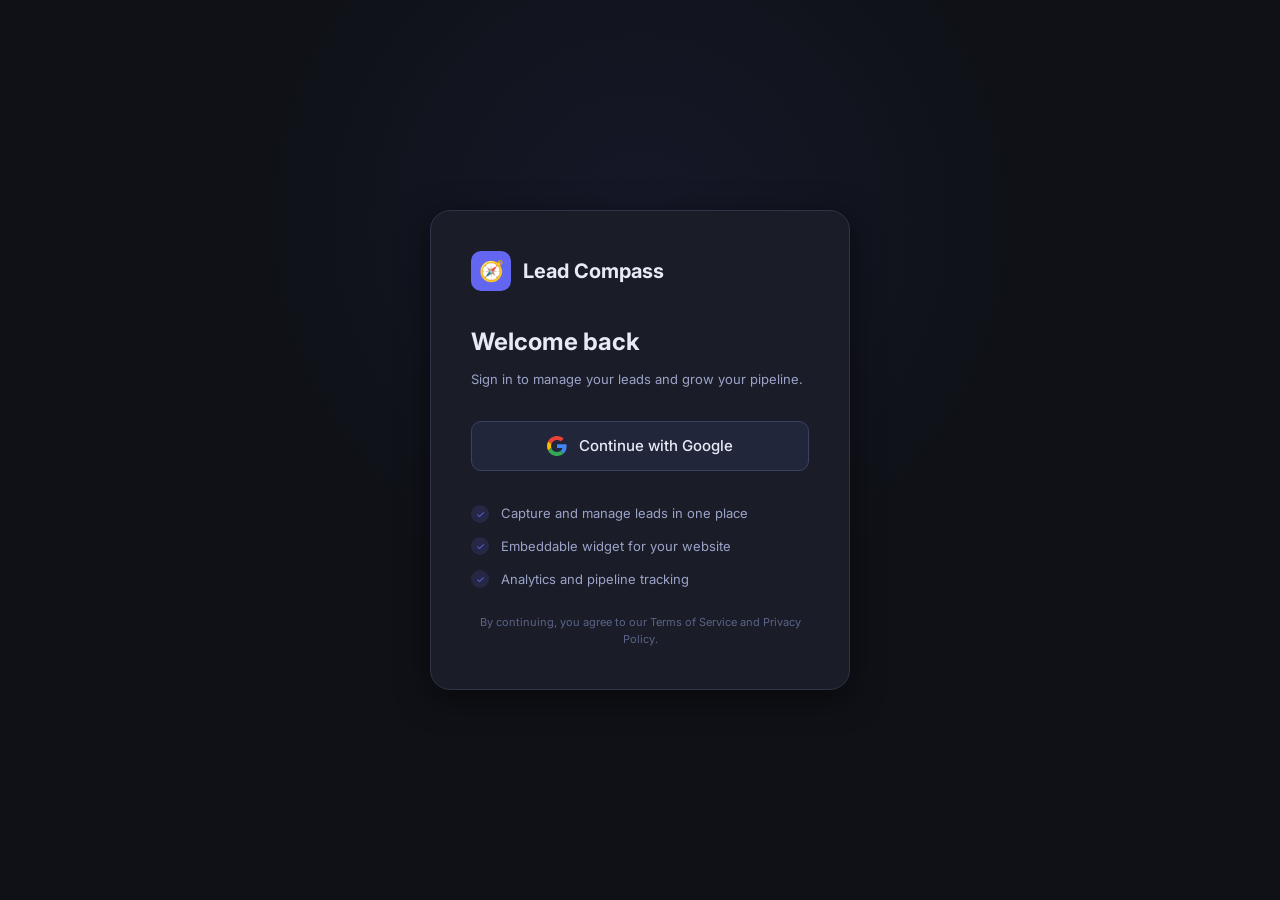
<file: frontend/pages/login.html>
<!DOCTYPE html>
<html lang="en">
<head>
  <meta charset="UTF-8">
  <meta name="viewport" content="width=device-width, initial-scale=1.0">
  <title>Login — Lead Compass</title>
  <link rel="preconnect" href="https://fonts.googleapis.com">
  <link href="https://fonts.googleapis.com/css2?family=Inter:wght@400;500;600;700&display=swap" rel="stylesheet">
  <link rel="stylesheet" href="../css/main.css">
  <link rel="stylesheet" href="../css/auth.css">
</head>
<body>
  <div class="auth-page">
    <div class="auth-card">
      <div class="auth-logo">
        <div class="auth-logo-icon">🧭</div>
        <span class="auth-logo-text">Lead Compass</span>
      </div>

      <h1 class="auth-heading">Welcome back</h1>
      <p class="auth-subheading">Sign in to manage your leads and grow your pipeline.</p>

      <div id="auth-error" class="auth-error hidden"></div>

      <a id="google-btn" class="btn-google" href="#">
        <svg class="google-icon" viewBox="0 0 48 48">
          <path fill="#EA4335" d="M24 9.5c3.54 0 6.71 1.22 9.21 3.6l6.85-6.85C35.9 2.38 30.47 0 24 0 14.62 0 6.51 5.38 2.56 13.22l7.98 6.19C12.43 13.72 17.74 9.5 24 9.5z"/>
          <path fill="#4285F4" d="M46.98 24.55c0-1.57-.15-3.09-.38-4.55H24v9.02h12.94c-.58 2.96-2.26 5.48-4.78 7.18l7.73 6c4.51-4.18 7.09-10.36 7.09-17.65z"/>
          <path fill="#FBBC05" d="M10.53 28.59c-.48-1.45-.76-2.99-.76-4.59s.27-3.14.76-4.59l-7.98-6.19C.92 16.46 0 20.12 0 24c0 3.88.92 7.54 2.56 10.78l7.97-6.19z"/>
          <path fill="#34A853" d="M24 48c6.48 0 11.93-2.13 15.89-5.81l-7.73-6c-2.15 1.45-4.92 2.3-8.16 2.3-6.26 0-11.57-4.22-13.47-9.91l-7.98 6.19C6.51 42.62 14.62 48 24 48z"/>
        </svg>
        Continue with Google
      </a>

      <div class="features-list">
        <div class="feature-item">
          <div class="feature-check">✓</div>
          <span>Capture and manage leads in one place</span>
        </div>
        <div class="feature-item">
          <div class="feature-check">✓</div>
          <span>Embeddable widget for your website</span>
        </div>
        <div class="feature-item">
          <div class="feature-check">✓</div>
          <span>Analytics and pipeline tracking</span>
        </div>
      </div>

      <div class="auth-footer">
        By continuing, you agree to our Terms of Service and Privacy Policy.
      </div>
    </div>
  </div>

  <script type="module">
    import CONFIG from '../js/config.js';

    // Check for error param
    const params = new URLSearchParams(window.location.search);
    const error = params.get('error');
    if (error) {
      const el = document.getElementById('auth-error');
      const msgs = {
        invalid_state: 'Login session expired. Please try again.',
        no_code: 'Google login was cancelled.',
      };
      el.textContent = msgs[error] || 'Login failed. Please try again.';
      el.classList.remove('hidden');
    }

    // Set Google login URL
    document.getElementById('google-btn').href = CONFIG.API_BASE + '/auth/google';
  </script>
</body>
</html>
</file>
<file: frontend/css/main.css>
/* ============================================
   LEAD COMPASS - Design System
   Color: Slate dark + Indigo accent + Emerald status
   ============================================ */

:root {
  /* Colors */
  --bg-base: #0f1117;
  --bg-surface: #1a1d27;
  --bg-elevated: #22263a;
  --bg-hover: #2a2f46;
  --border: #2e3347;
  --border-light: #3a4060;

  --accent: #6366f1;
  --accent-hover: #4f51d8;
  --accent-light: rgba(99, 102, 241, 0.15);

  --text-primary: #e8eaf6;
  --text-secondary: #9ba3c9;
  --text-muted: #5c6389;

  --success: #10b981;
  --warning: #f59e0b;
  --danger: #ef4444;
  --info: #3b82f6;

  /* Status colors */
  --status-new: #6366f1;
  --status-contacted: #3b82f6;
  --status-qualified: #8b5cf6;
  --status-proposal: #f59e0b;
  --status-won: #10b981;
  --status-lost: #ef4444;

  /* Spacing */
  --space-1: 4px;
  --space-2: 8px;
  --space-3: 12px;
  --space-4: 16px;
  --space-5: 20px;
  --space-6: 24px;
  --space-8: 32px;
  --space-10: 40px;
  --space-12: 48px;

  /* Type */
  --font-sans: 'Inter', -apple-system, BlinkMacSystemFont, sans-serif;
  --font-mono: 'JetBrains Mono', 'Fira Code', monospace;

  --text-xs: 11px;
  --text-sm: 13px;
  --text-base: 15px;
  --text-lg: 17px;
  --text-xl: 20px;
  --text-2xl: 24px;
  --text-3xl: 30px;

  /* Borders */
  --radius-sm: 6px;
  --radius: 10px;
  --radius-lg: 14px;
  --radius-xl: 20px;
  --radius-full: 9999px;

  /* Shadows */
  --shadow-sm: 0 1px 3px rgba(0,0,0,0.4);
  --shadow: 0 4px 12px rgba(0,0,0,0.4);
  --shadow-lg: 0 8px 32px rgba(0,0,0,0.5);

  /* Transitions */
  --transition: 150ms ease;
  --transition-slow: 300ms ease;
}

*, *::before, *::after { box-sizing: border-box; margin: 0; padding: 0; }

html { font-size: 16px; scroll-behavior: smooth; }

body {
  font-family: var(--font-sans);
  font-size: var(--text-base);
  color: var(--text-primary);
  background: var(--bg-base);
  line-height: 1.6;
  -webkit-font-smoothing: antialiased;
}

a { color: var(--accent); text-decoration: none; transition: color var(--transition); }
a:hover { color: var(--accent-hover); }

img { max-width: 100%; display: block; }

/* ---- BUTTONS ---- */
.btn {
  display: inline-flex;
  align-items: center;
  gap: var(--space-2);
  padding: 9px 18px;
  font-size: var(--text-sm);
  font-weight: 500;
  border-radius: var(--radius);
  border: 1px solid transparent;
  cursor: pointer;
  transition: all var(--transition);
  white-space: nowrap;
  line-height: 1;
}
.btn:disabled { opacity: 0.5; cursor: not-allowed; }

.btn-primary {
  background: var(--accent);
  color: #fff;
  border-color: var(--accent);
}
.btn-primary:hover:not(:disabled) { background: var(--accent-hover); }

.btn-secondary {
  background: var(--bg-elevated);
  color: var(--text-primary);
  border-color: var(--border);
}
.btn-secondary:hover:not(:disabled) { background: var(--bg-hover); border-color: var(--border-light); }

.btn-danger {
  background: rgba(239,68,68,0.15);
  color: var(--danger);
  border-color: rgba(239,68,68,0.3);
}
.btn-danger:hover:not(:disabled) { background: rgba(239,68,68,0.25); }

.btn-ghost {
  background: transparent;
  color: var(--text-secondary);
  border-color: transparent;
}
.btn-ghost:hover:not(:disabled) { background: var(--bg-elevated); color: var(--text-primary); }

.btn-sm { padding: 6px 12px; font-size: var(--text-xs); }
.btn-lg { padding: 12px 24px; font-size: var(--text-base); }
.btn-icon { padding: 8px; }

/* ---- INPUTS ---- */
.input, .select, .textarea {
  width: 100%;
  padding: 9px 12px;
  font-size: var(--text-sm);
  font-family: var(--font-sans);
  color: var(--text-primary);
  background: var(--bg-elevated);
  border: 1px solid var(--border);
  border-radius: var(--radius);
  outline: none;
  transition: border-color var(--transition);
}
.input:focus, .select:focus, .textarea:focus {
  border-color: var(--accent);
  box-shadow: 0 0 0 3px var(--accent-light);
}
.input::placeholder, .textarea::placeholder { color: var(--text-muted); }
.select { appearance: none; cursor: pointer; }
.textarea { resize: vertical; min-height: 80px; }

.form-group { display: flex; flex-direction: column; gap: var(--space-2); }
.form-label { font-size: var(--text-sm); font-weight: 500; color: var(--text-secondary); }
.form-hint { font-size: var(--text-xs); color: var(--text-muted); }
.form-error { font-size: var(--text-xs); color: var(--danger); }

/* ---- BADGES ---- */
.badge {
  display: inline-flex;
  align-items: center;
  gap: 4px;
  padding: 2px 8px;
  font-size: var(--text-xs);
  font-weight: 600;
  border-radius: var(--radius-full);
  letter-spacing: 0.02em;
  text-transform: uppercase;
}
.badge-new      { background: rgba(99,102,241,0.15);  color: #818cf8; }
.badge-contacted{ background: rgba(59,130,246,0.15);  color: #60a5fa; }
.badge-qualified{ background: rgba(139,92,246,0.15);  color: #a78bfa; }
.badge-proposal { background: rgba(245,158,11,0.15);  color: #fbbf24; }
.badge-won      { background: rgba(16,185,129,0.15);  color: #34d399; }
.badge-lost     { background: rgba(239,68,68,0.15);   color: #f87171; }

/* ---- CARDS ---- */
.card {
  background: var(--bg-surface);
  border: 1px solid var(--border);
  border-radius: var(--radius-lg);
  padding: var(--space-6);
}

/* ---- MODAL ---- */
.modal-overlay {
  position: fixed; inset: 0;
  background: rgba(0,0,0,0.7);
  backdrop-filter: blur(4px);
  display: flex; align-items: center; justify-content: center;
  z-index: 1000;
  opacity: 0; pointer-events: none;
  transition: opacity var(--transition-slow);
}
.modal-overlay.open { opacity: 1; pointer-events: all; }
.modal {
  background: var(--bg-surface);
  border: 1px solid var(--border-light);
  border-radius: var(--radius-xl);
  padding: var(--space-8);
  width: 100%; max-width: 520px;
  max-height: 90vh; overflow-y: auto;
  box-shadow: var(--shadow-lg);
  transform: scale(0.96);
  transition: transform var(--transition-slow);
}
.modal-overlay.open .modal { transform: scale(1); }
.modal-header {
  display: flex; justify-content: space-between; align-items: center;
  margin-bottom: var(--space-6);
}
.modal-title { font-size: var(--text-xl); font-weight: 600; }
.modal-close {
  background: none; border: none; color: var(--text-muted);
  cursor: pointer; padding: 4px; border-radius: var(--radius-sm);
  font-size: 20px; line-height: 1;
  transition: color var(--transition);
}
.modal-close:hover { color: var(--text-primary); }
.modal-footer { display: flex; gap: var(--space-3); justify-content: flex-end; margin-top: var(--space-6); }

/* ---- TOAST ---- */
#toast-container {
  position: fixed; bottom: 24px; right: 24px;
  display: flex; flex-direction: column; gap: var(--space-3);
  z-index: 9999;
}
.toast {
  display: flex; align-items: center; gap: var(--space-3);
  padding: 12px 16px;
  background: var(--bg-elevated);
  border: 1px solid var(--border-light);
  border-radius: var(--radius);
  box-shadow: var(--shadow-lg);
  font-size: var(--text-sm);
  min-width: 280px;
  animation: slideIn 0.3s ease;
}
.toast.success { border-left: 3px solid var(--success); }
.toast.error   { border-left: 3px solid var(--danger); }
.toast.info    { border-left: 3px solid var(--info); }
@keyframes slideIn {
  from { transform: translateX(100%); opacity: 0; }
  to   { transform: translateX(0); opacity: 1; }
}

/* ---- TABLE ---- */
.table-wrap { overflow-x: auto; }
table { width: 100%; border-collapse: collapse; }
th {
  text-align: left;
  padding: 10px 14px;
  font-size: var(--text-xs);
  font-weight: 600;
  text-transform: uppercase;
  letter-spacing: 0.06em;
  color: var(--text-muted);
  border-bottom: 1px solid var(--border);
}
td {
  padding: 12px 14px;
  font-size: var(--text-sm);
  border-bottom: 1px solid var(--border);
  vertical-align: middle;
}
tr:last-child td { border-bottom: none; }
tr:hover td { background: var(--bg-elevated); }

/* ---- UTILITIES ---- */
.flex { display: flex; }
.flex-col { flex-direction: column; }
.items-center { align-items: center; }
.justify-between { justify-content: space-between; }
.justify-end { justify-content: flex-end; }
.gap-2 { gap: var(--space-2); }
.gap-3 { gap: var(--space-3); }
.gap-4 { gap: var(--space-4); }
.gap-6 { gap: var(--space-6); }
.w-full { width: 100%; }
.text-sm { font-size: var(--text-sm); }
.text-xs { font-size: var(--text-xs); }
.text-muted { color: var(--text-muted); }
.text-secondary { color: var(--text-secondary); }
.text-danger { color: var(--danger); }
.text-success { color: var(--success); }
.font-medium { font-weight: 500; }
.font-semibold { font-weight: 600; }
.font-bold { font-weight: 700; }
.hidden { display: none !important; }
.mt-2 { margin-top: var(--space-2); }
.mt-4 { margin-top: var(--space-4); }
.mt-6 { margin-top: var(--space-6); }
.mb-4 { margin-bottom: var(--space-4); }
.mb-6 { margin-bottom: var(--space-6); }
.p-4 { padding: var(--space-4); }
.p-6 { padding: var(--space-6); }
.truncate { overflow: hidden; text-overflow: ellipsis; white-space: nowrap; }

/* ---- DIVIDER ---- */
.divider {
  height: 1px;
  background: var(--border);
  margin: var(--space-4) 0;
}

/* ---- EMPTY STATE ---- */
.empty-state {
  text-align: center;
  padding: var(--space-12) var(--space-6);
  color: var(--text-muted);
}
.empty-state .icon { font-size: 48px; margin-bottom: var(--space-4); opacity: 0.5; }
.empty-state h3 { font-size: var(--text-lg); margin-bottom: var(--space-2); color: var(--text-secondary); }

/* ---- LOADER ---- */
.spinner {
  width: 20px; height: 20px;
  border: 2px solid var(--border);
  border-top-color: var(--accent);
  border-radius: 50%;
  animation: spin 0.6s linear infinite;
}
@keyframes spin { to { transform: rotate(360deg); } }

/* Scrollbar */
::-webkit-scrollbar { width: 6px; height: 6px; }
::-webkit-scrollbar-track { background: transparent; }
::-webkit-scrollbar-thumb { background: var(--border-light); border-radius: 3px; }
::-webkit-scrollbar-thumb:hover { background: var(--text-muted); }

/* Responsive */
@media (max-width: 768px) {
  .hide-mobile { display: none !important; }
}
</file>
<file: frontend/css/auth.css>
.auth-page {
  min-height: 100vh;
  display: flex;
  align-items: center;
  justify-content: center;
  background: var(--bg-base);
  padding: var(--space-6);
  position: relative;
  overflow: hidden;
}

.auth-page::before {
  content: '';
  position: absolute;
  top: -20%;
  left: 50%;
  transform: translateX(-50%);
  width: 800px;
  height: 800px;
  background: radial-gradient(circle, rgba(99,102,241,0.08) 0%, transparent 70%);
  pointer-events: none;
}

.auth-card {
  width: 100%;
  max-width: 420px;
  background: var(--bg-surface);
  border: 1px solid var(--border);
  border-radius: var(--radius-xl);
  padding: var(--space-10);
  box-shadow: var(--shadow-lg);
  position: relative;
  z-index: 1;
}

.auth-logo {
  display: flex;
  align-items: center;
  gap: var(--space-3);
  margin-bottom: var(--space-8);
}

.auth-logo-icon {
  width: 40px;
  height: 40px;
  background: var(--accent);
  border-radius: var(--radius);
  display: flex;
  align-items: center;
  justify-content: center;
  font-size: 20px;
}

.auth-logo-text {
  font-size: var(--text-xl);
  font-weight: 700;
  color: var(--text-primary);
}

.auth-heading {
  font-size: var(--text-2xl);
  font-weight: 700;
  color: var(--text-primary);
  margin-bottom: var(--space-2);
}

.auth-subheading {
  font-size: var(--text-sm);
  color: var(--text-secondary);
  margin-bottom: var(--space-8);
  line-height: 1.5;
}

.btn-google {
  width: 100%;
  display: flex;
  align-items: center;
  justify-content: center;
  gap: var(--space-3);
  padding: 12px 20px;
  background: var(--bg-elevated);
  border: 1px solid var(--border-light);
  border-radius: var(--radius);
  color: var(--text-primary);
  font-size: var(--text-base);
  font-weight: 500;
  cursor: pointer;
  transition: all var(--transition);
  text-decoration: none;
  font-family: var(--font-sans);
}

.btn-google:hover {
  background: var(--bg-hover);
  border-color: var(--accent);
  color: var(--text-primary);
}

.google-icon {
  width: 20px;
  height: 20px;
}

.auth-divider {
  display: flex;
  align-items: center;
  gap: var(--space-4);
  margin: var(--space-6) 0;
  color: var(--text-muted);
  font-size: var(--text-xs);
}

.auth-divider::before,
.auth-divider::after {
  content: '';
  flex: 1;
  height: 1px;
  background: var(--border);
}

.auth-footer {
  margin-top: var(--space-6);
  text-align: center;
  font-size: var(--text-xs);
  color: var(--text-muted);
  line-height: 1.6;
}

.auth-footer a {
  color: var(--text-secondary);
}

.auth-error {
  padding: 12px;
  background: rgba(239,68,68,0.1);
  border: 1px solid rgba(239,68,68,0.25);
  border-radius: var(--radius);
  color: #f87171;
  font-size: var(--text-sm);
  margin-bottom: var(--space-4);
}

.features-list {
  margin-top: var(--space-8);
  display: flex;
  flex-direction: column;
  gap: var(--space-3);
}

.feature-item {
  display: flex;
  align-items: center;
  gap: var(--space-3);
  font-size: var(--text-sm);
  color: var(--text-secondary);
}

.feature-check {
  width: 18px;
  height: 18px;
  background: var(--accent-light);
  border-radius: 50%;
  display: flex;
  align-items: center;
  justify-content: center;
  color: var(--accent);
  font-size: 10px;
  flex-shrink: 0;
}
</file>
